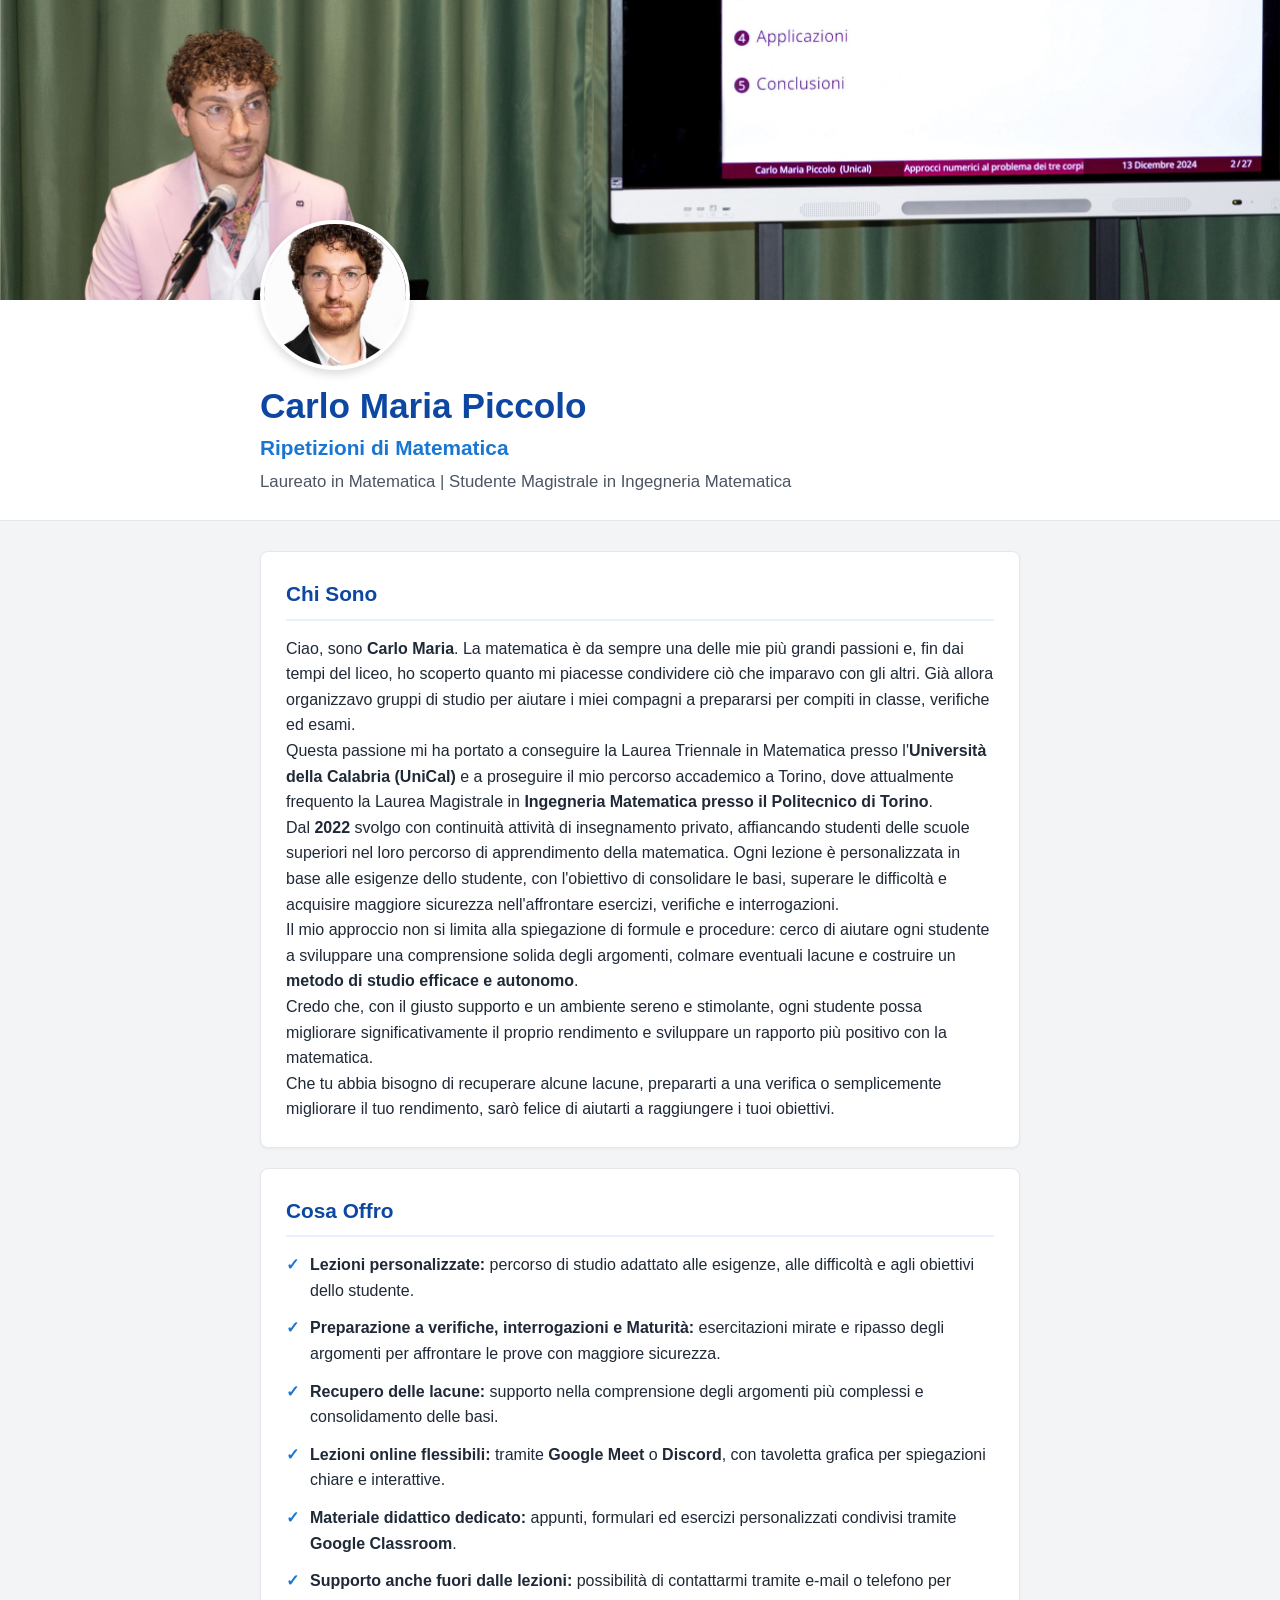
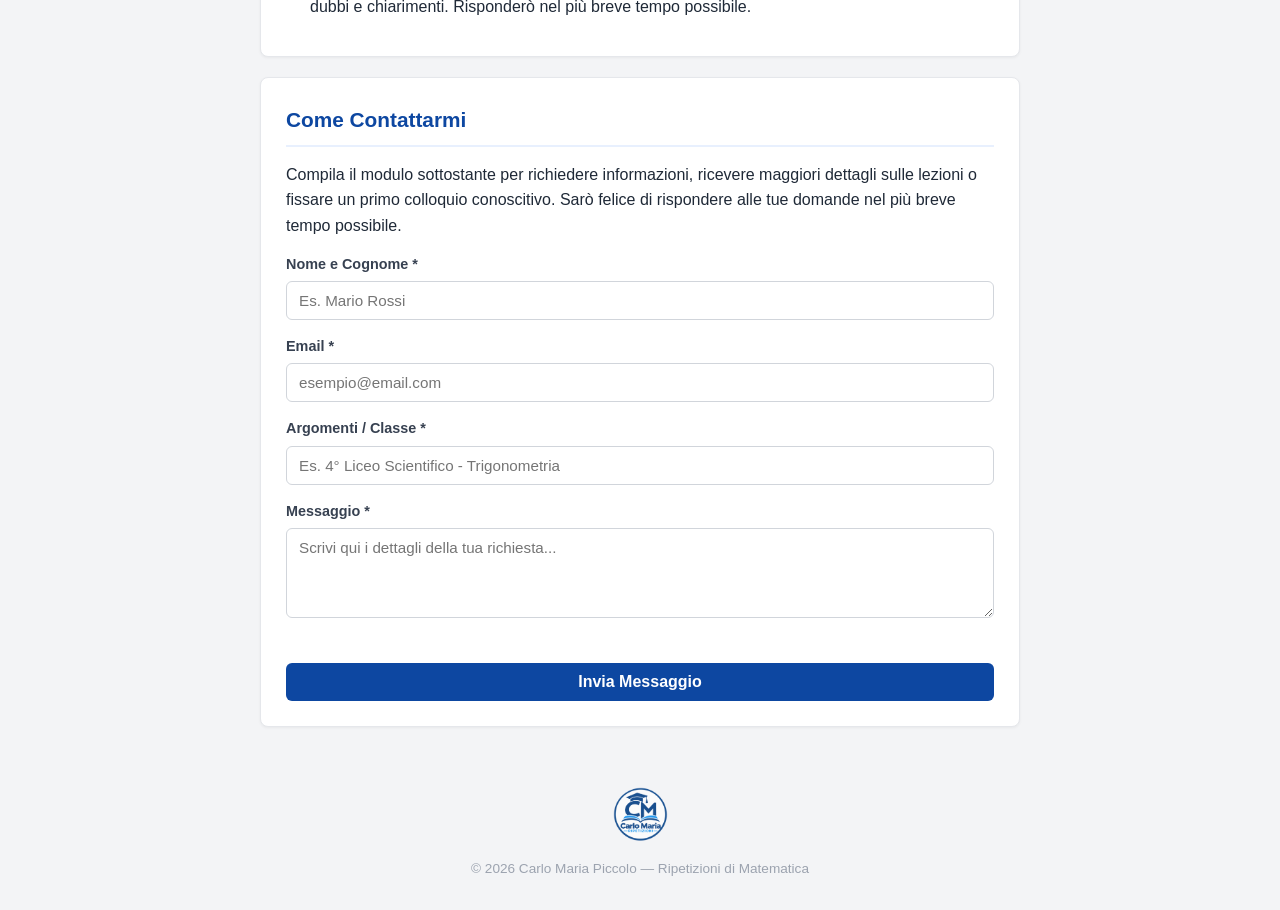
<file: index.html>
<!DOCTYPE html>
<html lang="it">
<head>
  <meta charset="UTF-8">
  <meta name="viewport" content="width=device-width, initial-scale=1.0">
  <title>Carlo Maria Piccolo | Ripetizioni di Matematica</title>
  
  <meta name="description" content="Ripetizioni di matematica online per medie e superiori con Carlo Maria Piccolo, laureato in Matematica. Lezioni individuali personalizzate con tavoletta grafica.">

  
  <!-- Favicon per la scheda del browser -->
  <link rel="icon" type="image/png" href="/imgs/logo_cerchio.png">
  <link rel="apple-touch-icon" href="/imgs/logo_cerchio.png">

  <!-- Open Graph per Anteprima WhatsApp e Social -->
  <meta property="og:type" content="website">
  <meta property="og:title" content="Carlo Maria Piccolo | Ripetizioni Matematica">
  <meta property="og:description" content="Lezioni private e ripetizioni su misura per scuole medie e superiori.">
  <meta property="og:url" content="https://carlomariaripetizioni.it/">
  <meta property="og:image" content="https://carlomariaripetizioni.it/imgs/logo_cerchio_anteprima.png">

  <link rel="stylesheet" href="style.css">

  <!-- Cloudflare Turnstile -->
  <script
    src="https://challenges.cloudflare.com/turnstile/v0/api.js"
    async
    defer
  ></script>
</head>
<body>

  <!-- Header con Banner più alto e Profilo ben visibile -->
  <header class="profile-header">
    <div class="banner"></div>
    <div class="profile-container">
      <div class="avatar-container">
        <img src="imgs/foto-profilo.jpg" alt="Carlo Maria Piccolo" class="avatar">
      </div>
      <div class="profile-info">
        <h1 class="name">Carlo Maria Piccolo</h1>
        <p class="tagline">Ripetizioni di Matematica</p>
        <p class="sub-tagline">Laureato in Matematica | Studente Magistrale in Ingegneria Matematica</p>
      </div>
    </div>
  </header>

  <main class="content-container">

    <!-- Sezione Chi Sono -->
    <section class="card" id="chi-sono">
      <h2>Chi Sono</h2>

      <p>
        Ciao, sono <strong>Carlo Maria</strong>. La matematica è da sempre una delle mie più grandi passioni e, fin dai tempi del liceo, ho scoperto quanto mi piacesse condividere ciò che imparavo con gli altri. Già allora organizzavo gruppi di studio per aiutare i miei compagni a prepararsi per compiti in classe, verifiche ed esami.
      </p>

      <p>
        Questa passione mi ha portato a conseguire la Laurea Triennale in Matematica presso l'<strong>Università della Calabria (UniCal)</strong> e a proseguire il mio percorso accademico a Torino, dove attualmente frequento la Laurea Magistrale in <strong>Ingegneria Matematica presso il Politecnico di Torino</strong>.
      </p>

      <p>
        Dal <strong>2022</strong> svolgo con continuità attività di insegnamento privato, affiancando studenti delle scuole superiori nel loro percorso di apprendimento della matematica. Ogni lezione è personalizzata in base alle esigenze dello studente, con l'obiettivo di consolidare le basi, superare le difficoltà e acquisire maggiore sicurezza nell'affrontare esercizi, verifiche e interrogazioni.
      </p>

      <p>
        Il mio approccio non si limita alla spiegazione di formule e procedure: cerco di aiutare ogni studente a sviluppare una comprensione solida degli argomenti, colmare eventuali lacune e costruire un <strong>metodo di studio efficace e autonomo</strong>.
      </p>

      <p>
        Credo che, con il giusto supporto e un ambiente sereno e stimolante, ogni studente possa migliorare significativamente il proprio rendimento e sviluppare un rapporto più positivo con la matematica.
      </p>

      <p>
        Che tu abbia bisogno di recuperare alcune lacune, prepararti a una verifica o semplicemente migliorare il tuo rendimento, sarò felice di aiutarti a raggiungere i tuoi obiettivi.
      </p>
    </section>

    <!-- Sezione Cosa Offro -->
    <section class="card" id="cosa-offro">
      <h2>Cosa Offro</h2>

      <ul class="services-list">

        <li>
          <strong>Lezioni personalizzate:</strong>
          percorso di studio adattato alle esigenze, alle difficoltà e agli obiettivi dello studente.
        </li>

        <li>
          <strong>Preparazione a verifiche, interrogazioni e Maturità:</strong>
          esercitazioni mirate e ripasso degli argomenti per affrontare le prove con maggiore sicurezza.
        </li>

        <li>
          <strong>Recupero delle lacune:</strong>
          supporto nella comprensione degli argomenti più complessi e consolidamento delle basi.
        </li>

        <li>
          <strong>Lezioni online flessibili:</strong>
          tramite <strong>Google Meet</strong> o <strong>Discord</strong>, con tavoletta grafica per spiegazioni chiare e interattive.
        </li>

        <li>
          <strong>Materiale didattico dedicato:</strong>
          appunti, formulari ed esercizi personalizzati condivisi tramite <strong>Google Classroom</strong>.
        </li>

        <li>
          <strong>Supporto anche fuori dalle lezioni:</strong>
          possibilità di contattarmi tramite e-mail o telefono per dubbi e chiarimenti. Risponderò nel più breve tempo possibile.
        </li>

      </ul>
    </section>

    <!-- Sezione Come Contattarmi -->
    <section class="card" id="contatti">
      <h2>Come Contattarmi</h2>
      <p>Compila il modulo sottostante per richiedere informazioni, ricevere maggiori dettagli sulle lezioni o fissare un primo colloquio conoscitivo. Sarò felice di rispondere alle tue domande nel più breve tempo possibile.</p>

      <!-- Form gestito tramite Cloudflare Worker e Web3Forms -->
      <form class="contact-form" id="contact-form">

        <!-- Campo Honeypot per Anti-Bot (nascosto) -->
        <input type="checkbox" name="botcheck" class="hidden" style="display: none;">

        <div class="form-group">
          <label for="nome">Nome e Cognome *</label>
          <input type="text" id="nome" name="nome" required placeholder="Es. Mario Rossi">
        </div>

        <div class="form-group">
          <label for="email">Email *</label>
          <input type="email" id="email" name="email" required placeholder="esempio@email.com">
        </div>

        <div class="form-group">
          <label for="materia">Argomenti / Classe *</label>
          <input type="text" id="materia" name="materia" required placeholder="Es. 4° Liceo Scientifico - Trigonometria">
        </div>

        <div class="form-group">
          <label for="messaggio">Messaggio *</label>
          <textarea id="messaggio" name="messaggio" rows="4" required placeholder="Scrivi qui i dettagli della tua richiesta..."></textarea>
        </div>

        <!-- Verifica antispam Cloudflare Turnstile -->
        <div
          class="cf-turnstile"
          data-sitekey="0x4AAAAAAFXs3Nfhq8xGkO6W"
          data-appearance="interaction-only"
        ></div>

        <p id="form-status" role="status" aria-live="polite"></p>

        <button type="submit" class="btn-primary">Invia Messaggio</button>
      </form>
    </section>

  </main>

  <!-- Footer con Logo -->
  <footer>
    <img src="imgs/logo_cerchio.png" alt="Carlo Maria Ripetizioni Logo" class="footer-logo">
    <p>&copy; 2026 Carlo Maria Piccolo — Ripetizioni di Matematica</p>
  </footer>

  <!-- Script per Web3Forms e autoresponder Cloudflare -->
  <script>
    const contactForm = document.getElementById("contact-form");
    const submitButton = contactForm.querySelector('[type="submit"]');
    const formStatus = document.getElementById("form-status");

    const WEB3FORMS_URL = "https://api.web3forms.com/submit";

    const WEB3FORMS_ACCESS_KEY =
      "9b781721-4f61-4565-b467-c1efe5cc5cca";

    const WORKER_URL =
      "https://ripetizioni-autoresponder.carlomaria2001-5e1.workers.dev/";

    const THANK_YOU_URL =
      "https://carlomariaripetizioni.it/grazie.html";

    contactForm.addEventListener("submit", async function (event) {
      event.preventDefault();

      // Evita invii multipli durante l'elaborazione
      if (submitButton.disabled) return;

      const formData = new FormData(contactForm);

      const nome = String(formData.get("nome") || "").trim();
      const email = String(formData.get("email") || "").trim();
      const materia = String(formData.get("materia") || "").trim();
      const messaggio = String(formData.get("messaggio") || "").trim();

      const botcheck = formData.get("botcheck") || "";
      const token = formData.get("cf-turnstile-response");

      // Controllo Honeypot
      if (botcheck) {
        formStatus.textContent =
          "Non è stato possibile inviare il messaggio.";
        return;
      }

      // Controllo Turnstile
      if (!token) {
        formStatus.textContent =
          "Completa la verifica antispam prima di inviare.";
        return;
      }

      submitButton.disabled = true;
      submitButton.textContent = "Invio in corso...";
      formStatus.textContent = "";

      // Dati inviati direttamente a Web3Forms
      const web3Payload = {
        access_key: WEB3FORMS_ACCESS_KEY,
        subject: `[SITO RIPETIZIONI] ${nome} (${email})`,
        nome: nome,
        email: email,
        materia: materia,
        messaggio: messaggio
      };

      // FASE 1: Invio della richiesta a Web3Forms
      try {
        const response = await fetch(WEB3FORMS_URL, {
          method: "POST",
          headers: {
            "Content-Type": "application/json",
            "Accept": "application/json"
          },
          body: JSON.stringify(web3Payload)
        });

        const result = await response.json();

        if (!response.ok || result.success !== true) {
          throw new Error("Web3Forms non ha accettato la richiesta.");
        }

      } catch (error) {
        console.error("Errore Web3Forms:", error);

        formStatus.textContent =
          "Non è stato possibile confermare l'invio. " +
          "Controlla la tua email prima di riprovare.";

        if (typeof turnstile !== "undefined") {
          turnstile.reset();
        }

        submitButton.disabled = false;
        submitButton.textContent = "Invia Messaggio";

        return;
      }

      // FASE 2: Richiesta accettata da Web3Forms.
      // Avviamo l'autoresponder tramite Cloudflare Worker.

      const workerPayload = {
        nome: nome,
        email: email,
        botcheck: botcheck,
        turnstileToken: token
      };

      const controller = new AbortController();
      const timeout = setTimeout(() => controller.abort(), 12000);

      try {
        const response = await fetch(WORKER_URL, {
          method: "POST",
          headers: {
            "Content-Type": "application/json"
          },
          body: JSON.stringify(workerPayload),
          signal: controller.signal
        });

        const result = await response.json();

        if (!response.ok || !result.confirmationSent) {
          console.warn(
            "Richiesta ricevuta da Web3Forms, " +
            "ma conferma automatica non inviata."
          );
        }

      } catch (error) {
        console.warn(
          "Richiesta ricevuta da Web3Forms. " +
          "Errore nell'autoresponder:",
          error
        );

      } finally {
        clearTimeout(timeout);

        // La richiesta principale è stata accettata.
        // Il reindirizzamento avviene anche se l'autoresponder fallisce.
        window.location.href = THANK_YOU_URL;
      }
    });
  </script>

</body>
</html>
</file>
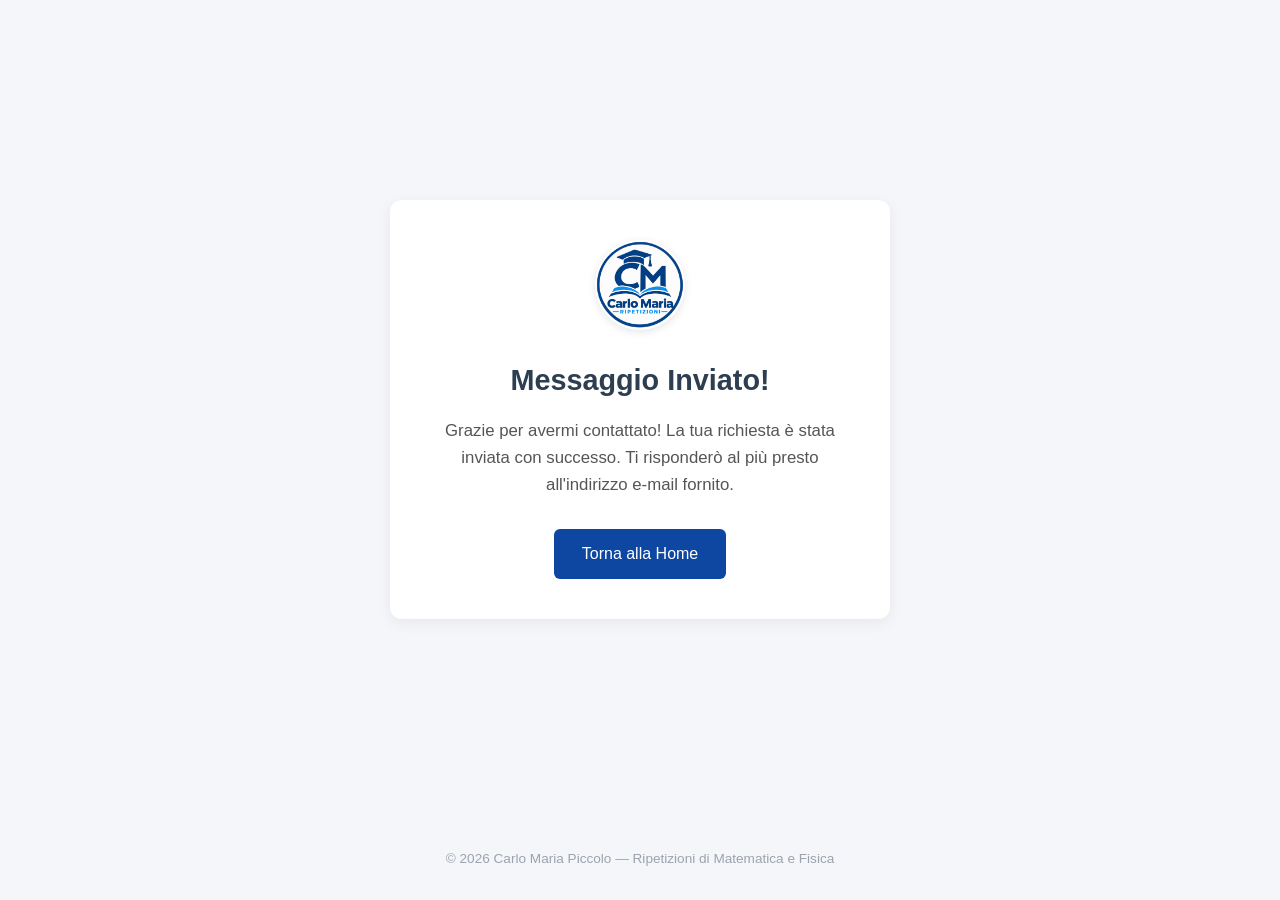
<file: grazie.html>
<!DOCTYPE html>
<html lang="it">
<head>
  <meta charset="UTF-8">
  <meta name="viewport" content="width=device-width, initial-scale=1.0">
  <title>Messaggio Inviato | Carlo Maria Piccolo</title>
  
  <!-- Favicon per la scheda del browser -->
  <link rel="icon" type="image/png" sizes="32x32" href="imgs/logo_cerchio.png">
  <link rel="icon" type="image/png" sizes="16x16" href="imgs/logo_cerchio.png">
  <link rel="apple-touch-icon" href="imgs/logo_cerchio.png">

  <link rel="stylesheet" href="style.css">
  
  <style>
    /* Forza la barra di scorrimento verticale per evitare saltelli di layout */
    html {
      overflow-y: scroll;
    }

    body {
      display: flex;
      flex-direction: column;
      min-height: 100vh;
      margin: 0;
      background-color: #f4f6f9;
      justify-content: space-between;
    }

    .thank-you-main {
      flex: 1;
      display: flex;
      justify-content: center;
      align-items: center;
      padding: 20px;
    }

    .thank-you-card {
      background: white;
      padding: 40px 30px;
      border-radius: 12px;
      box-shadow: 0 4px 15px rgba(0,0,0,0.06);
      text-align: center;
      max-width: 500px;
      width: 100%;
    }

    .thank-you-logo {
      width: 90px;
      height: 90px;
      border-radius: 50%;
      object-fit: cover;
      margin-bottom: 20px;
      box-shadow: 0 2px 8px rgba(0,0,0,0.1);
    }

    .thank-you-card h1 {
      color: #2c3e50;
      font-size: 1.8rem;
      margin-bottom: 15px;
    }

    .thank-you-card p {
      color: #555;
      font-size: 1.05rem;
      margin-bottom: 30px;
      line-height: 1.6;
    }

    /* Riutilizza la classe del bottone principale per ereditare colore e stile esatti */
    .btn-primary {
      display: inline-block;
      padding: 12px 28px;
      text-decoration: none;
      border-radius: 6px;
      font-weight: 500;
      text-align: center;
    }
  </style>
</head>
<body>

  <main class="thank-you-main">
    <div class="thank-you-card">
      <!-- Logo circolare ingrandito -->
      <img src="imgs/logo_cerchio.png" alt="Carlo Maria Ripetizioni Logo" class="thank-you-logo">
      
      <h1>Messaggio Inviato!</h1>
      <p>Grazie per avermi contattato! La tua richiesta è stata inviata con successo. Ti risponderò al più presto all'indirizzo e-mail fornito.</p>
      
      <!-- Sfrutta la classe btn-primary definita nel tuo style.css -->
      <a href="index.html" class="btn-primary">Torna alla Home</a>
    </div>
  </main>

  <footer>
    <p>&copy; 2026 Carlo Maria Piccolo — Ripetizioni di Matematica e Fisica</p>
  </footer>

</body>
</html>
</file>
<file: style.css>
/* Reset di base */
* {
  box-sizing: border-box;
  margin: 0;
  padding: 0;
}

body {
  font-family: -apple-system, BlinkMacSystemFont, "Segoe UI", Roboto, Helvetica, Arial, sans-serif;
  background-color: #f3f4f6;
  color: #1f2937;
  line-height: 1.6;
}

/* Header con Banner più alto per foto verticali */
.profile-header {
  background-color: #ffffff;
  border-bottom: 1px solid #e5e7eb;
  padding-bottom: 25px;
}

.banner {
  height: 300px; /* Aumentato per mostrare bene la foto della tesi */
  background: url('imgs/sfondo-banner.jpg') center 25% / cover no-repeat;
  background-color: #0d47a1;
}

.profile-container {
  max-width: 800px;
  margin: 0 auto;
  padding: 0 20px;
}

/* Foto profilata a cavallo del banner a sinistra */
.avatar-container {
  margin-top: -80px;
  margin-bottom: 15px;
  display: flex;
  justify-content: flex-start;
}

.avatar {
  width: 150px;
  height: 150px;
  border-radius: 50%;
  border: 4px solid #ffffff;
  object-fit: cover;
  background-color: #e5e7eb;
  box-shadow: 0 4px 10px rgba(0, 0, 0, 0.15);
  display: block;
}

/* Testo posizionato Interamente nella fascia BIANCA (massima leggibilità) */
.profile-info {
  text-align: left;
  margin-top: 10px;
}

.name {
  font-size: 2.2rem;
  color: #0d47a1;
  font-weight: 800;
  line-height: 1.2;
}

.tagline {
  font-size: 1.3rem;
  font-weight: 600;
  color: #1976d2;
  margin-top: 4px;
}

.sub-tagline {
  font-size: 1.05rem;
  color: #4b5563;
  margin-top: 4px;
  font-weight: 500;
}

/* Layout Schede */
.content-container {
  max-width: 800px;
  margin: 30px auto;
  padding: 0 20px;
  display: flex;
  flex-direction: column;
  gap: 20px;
}

.card {
  background-color: #ffffff;
  border-radius: 8px;
  padding: 25px;
  box-shadow: 0 1px 3px rgba(0, 0, 0, 0.05);
  border: 1px solid #e5e7eb;
}

.card h2 {
  color: #0d47a1;
  font-size: 1.3rem;
  margin-bottom: 15px;
  border-bottom: 2px solid #e8f0fe;
  padding-bottom: 8px;
}

/* Lista Servizi */
.services-list {
  list-style: none;
}

.services-list li {
  position: relative;
  padding-left: 24px;
  margin-bottom: 12px;
}

.services-list li::before {
  content: "✓";
  position: absolute;
  left: 0;
  color: #1976d2;
  font-weight: bold;
}

/* Form di Contatto */
.contact-form {
  margin-top: 15px;
  display: flex;
  flex-direction: column;
  gap: 15px;
}

.form-group {
  display: flex;
  flex-direction: column;
  text-align: left;
}

.form-group label {
  font-size: 0.9rem;
  font-weight: 600;
  margin-bottom: 5px;
  color: #374151;
}

.form-group input,
.form-group textarea {
  padding: 10px 12px;
  border: 1px solid #d1d5db;
  border-radius: 6px;
  font-size: 0.95rem;
  font-family: inherit;
  transition: border-color 0.2s ease, box-shadow 0.2s ease;
  resize: vertical; /* Impedisce l'allargamento orizzontale, permettendo solo di allungarlo verso il basso */
}

.form-group input:focus,
.form-group textarea:focus {
  outline: none;
  border-color: #1976d2;
  box-shadow: 0 0 0 3px rgba(25, 118, 210, 0.15);
}

/* Pulsanti */
.btn-primary {
  display: inline-block;
  padding: 10px 20px;
  border-radius: 6px;
  font-weight: 600;
  text-decoration: none;
  text-align: center;
  transition: background-color 0.2s ease;
  cursor: pointer;
  border: none;
  background-color: #0d47a1;
  color: #ffffff;
  font-size: 1rem;
}

.btn-primary:hover {
  background-color: #1565c0;
}

/* Footer con Logo */
footer {
  text-align: center;
  padding: 30px 20px;
  color: #9ca3af;
  font-size: 0.85rem;
}

.footer-logo {
  width: 55px;
  height: auto;
  margin-bottom: 10px;
  opacity: 0.9;
  transition: opacity 0.2s ease;
}

.footer-logo:hover {
  opacity: 1;
}

/* Adattamento Mobile (Ottimizzazione Smartphone) */
@media (max-width: 600px) {
  .banner {
    height: 180px;
    background: url('imgs/sfondo-banner_mobile.jpg') center center / cover no-repeat;
  }

  .avatar-container {
    justify-content: center;
    margin-top: -60px;
  }

  .avatar {
    width: 120px;
    height: 120px;
  }

  .profile-info {
    text-align: center;
  }

  .name {
    font-size: 1.7rem;
  }

  .tagline {
    font-size: 1.1rem;
  }

  .sub-tagline {
    font-size: 0.95rem;
  }

  .content-container {
    margin: 20px auto;
    padding: 0 12px;
    gap: 15px;
  }

  .card {
    padding: 20px 16px;
  }

  .btn-primary {
    width: 100%; /* Pulsante a tutta larghezza su mobile */
  }
}

/* Adattamento Tablet in verticale / Schermi intermedi */
@media (min-width: 601px) and (max-width: 1024px) {
  .banner {
    height: 220px;
    background-position: center 30%;
  }
}
</file>
